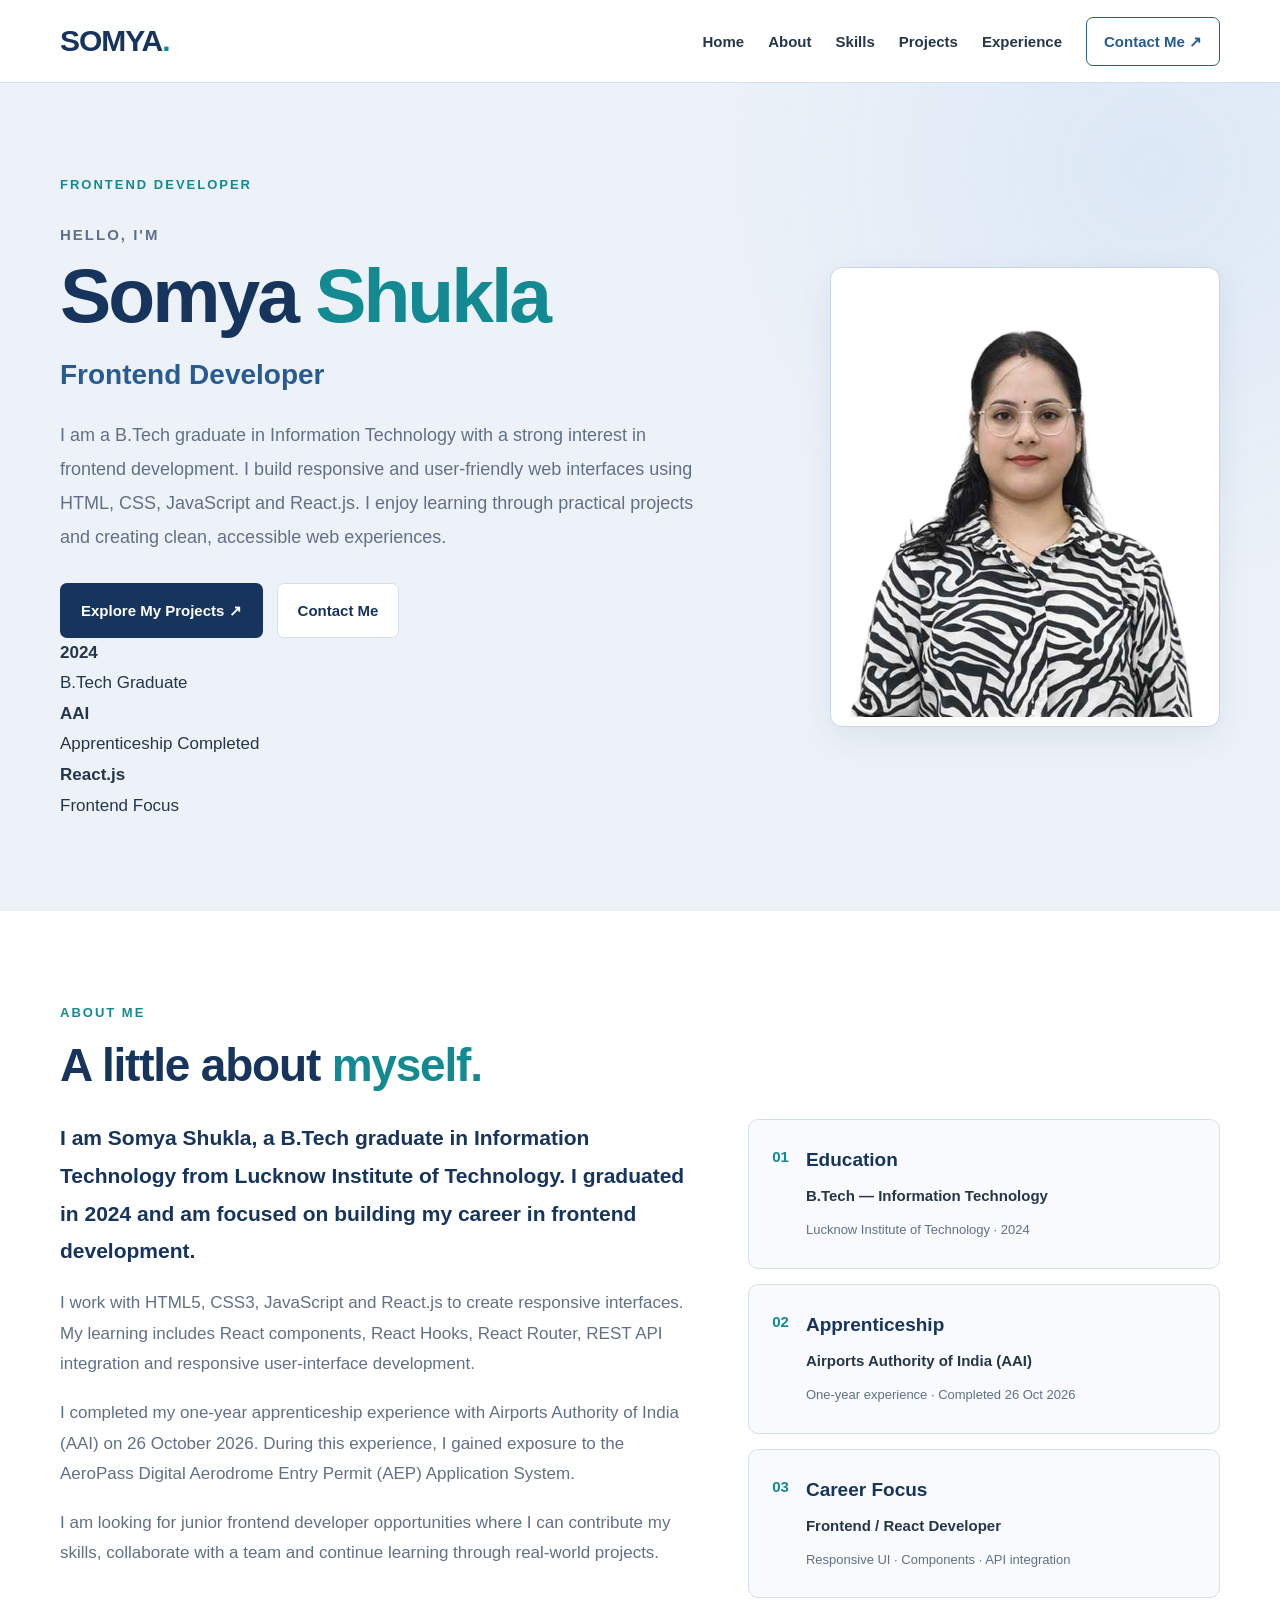
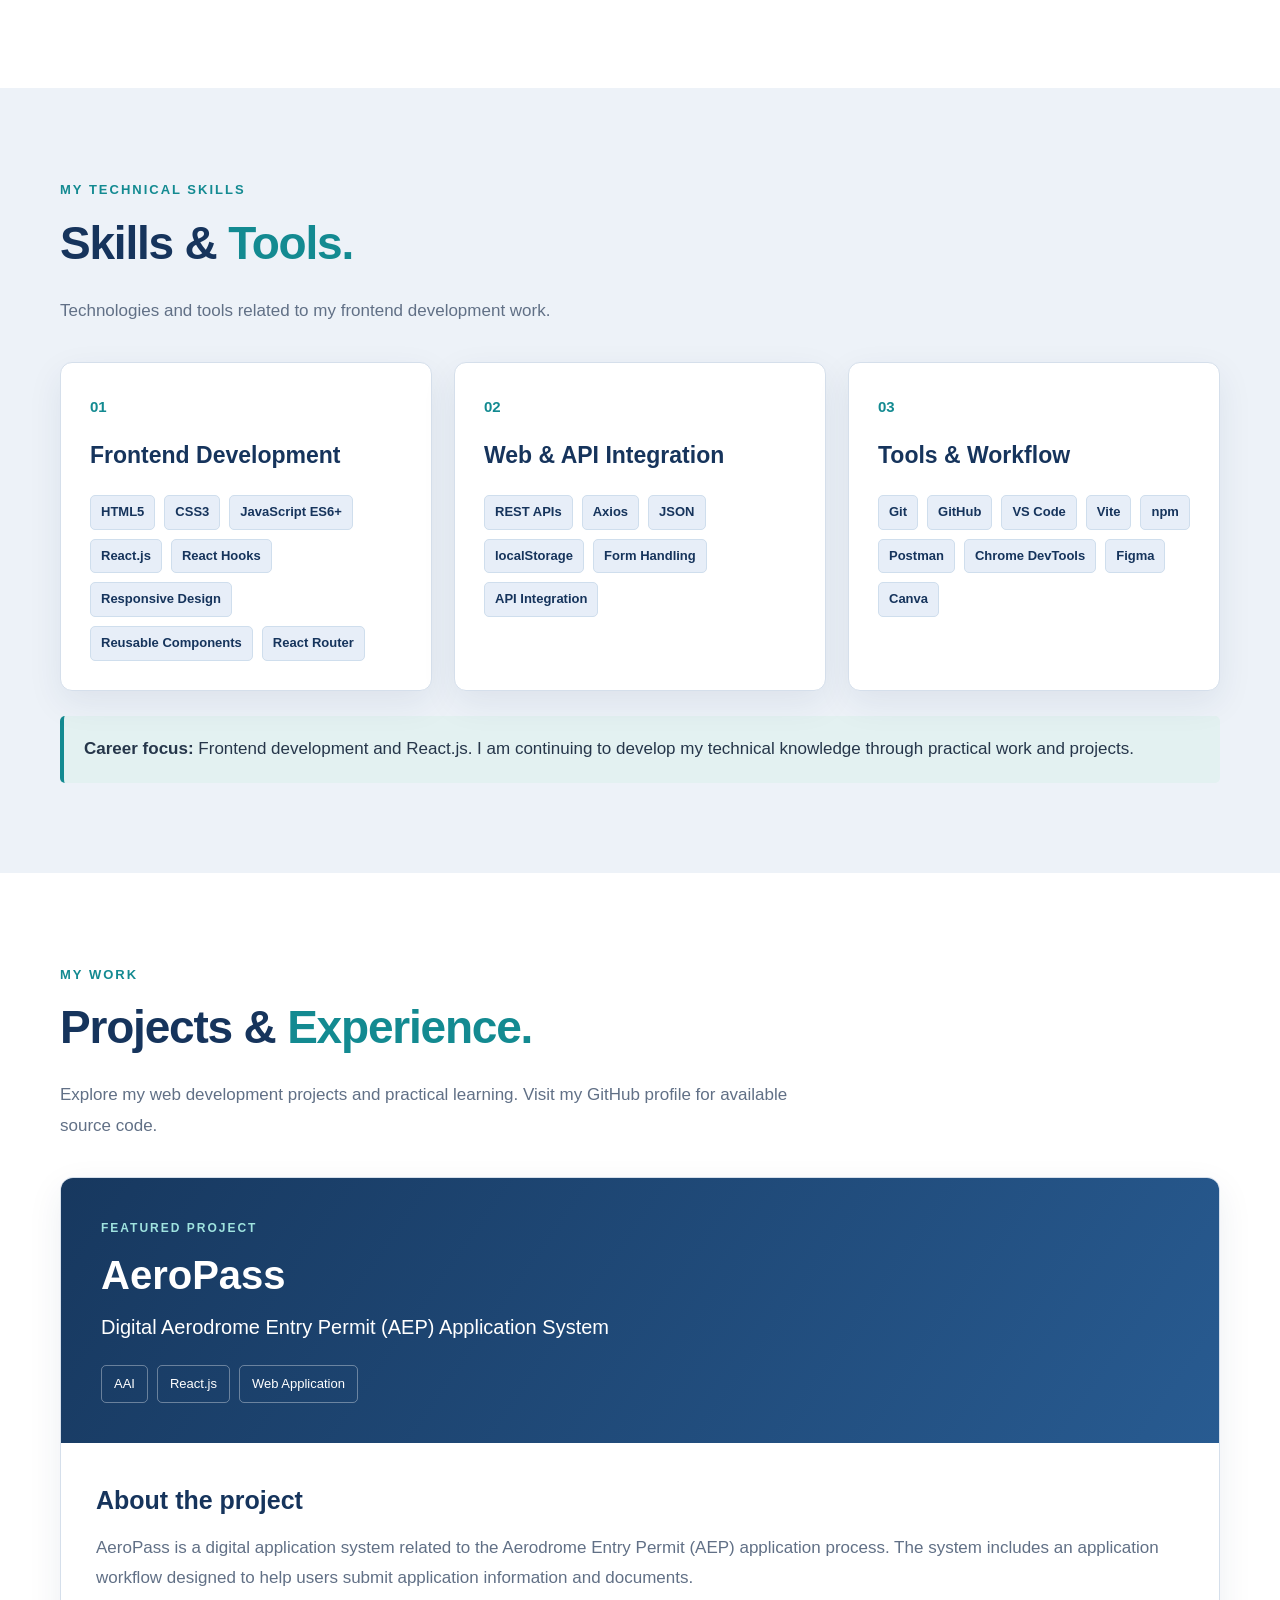
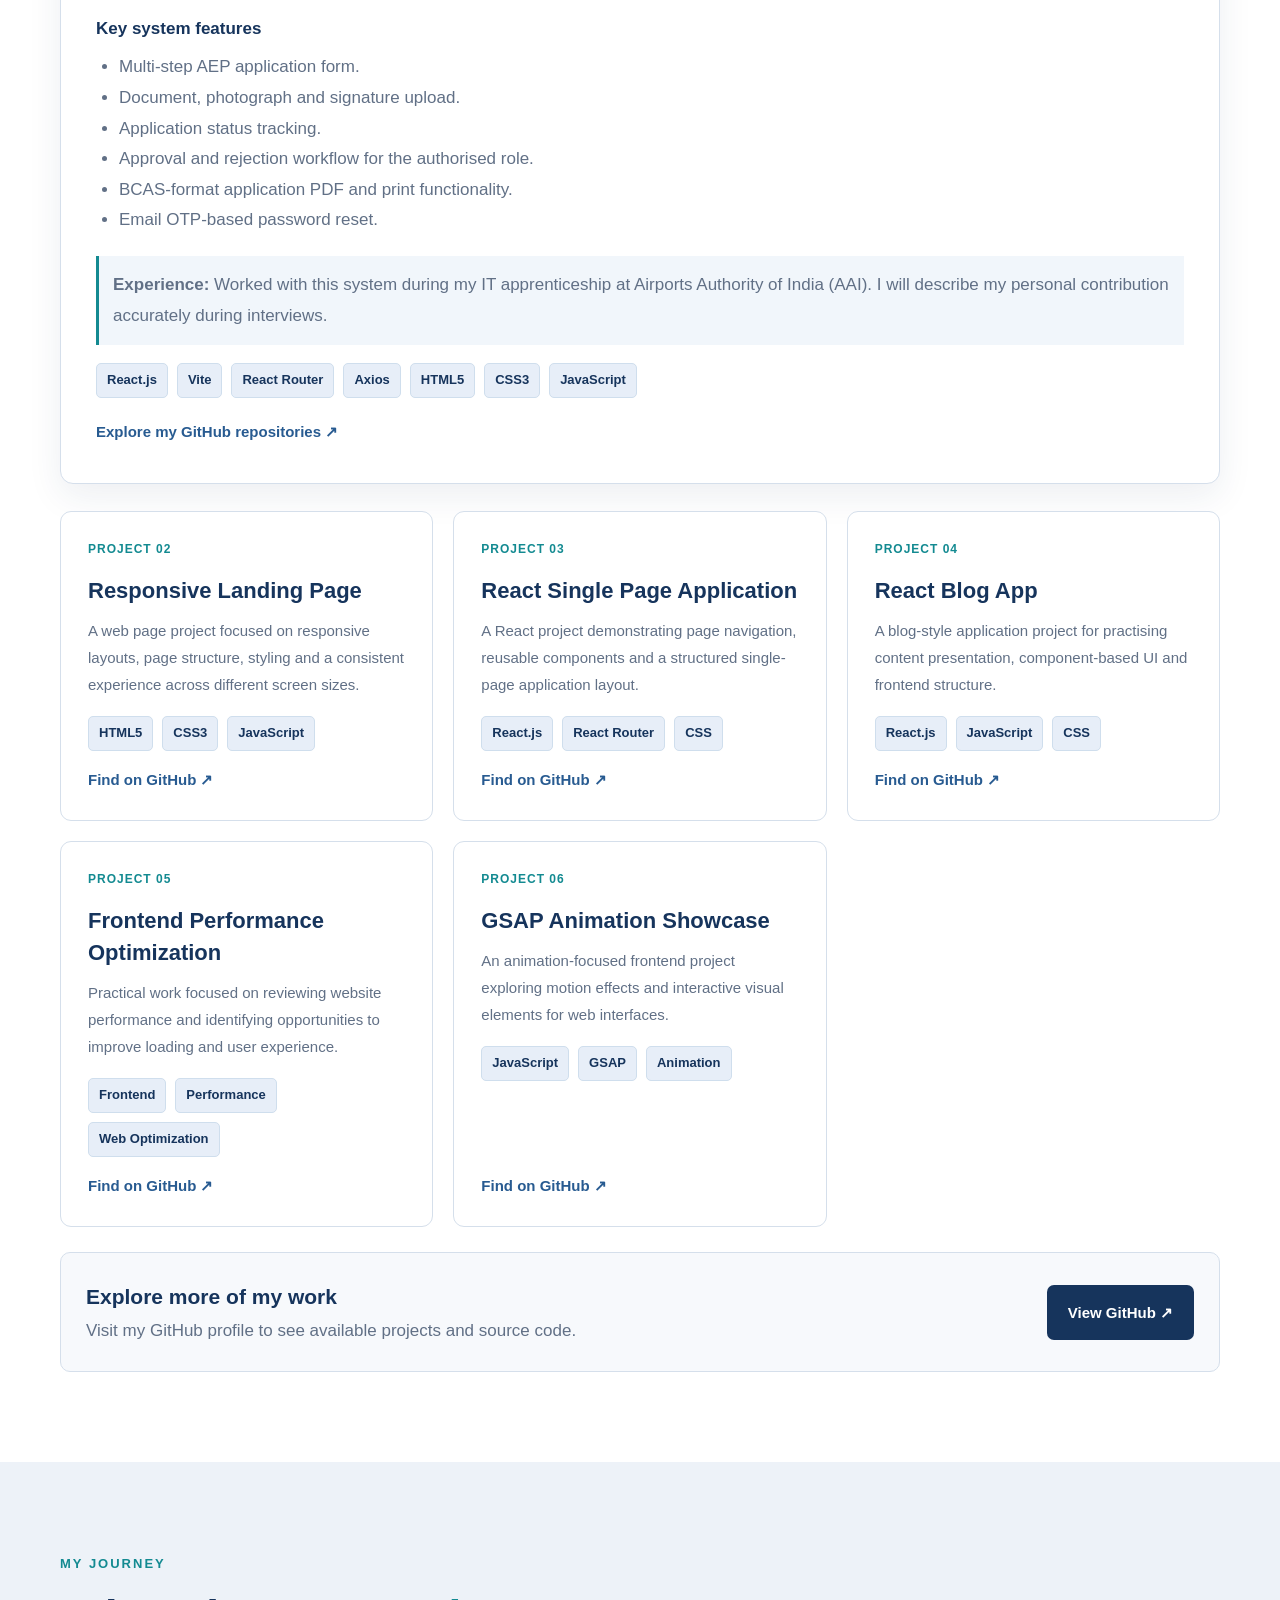
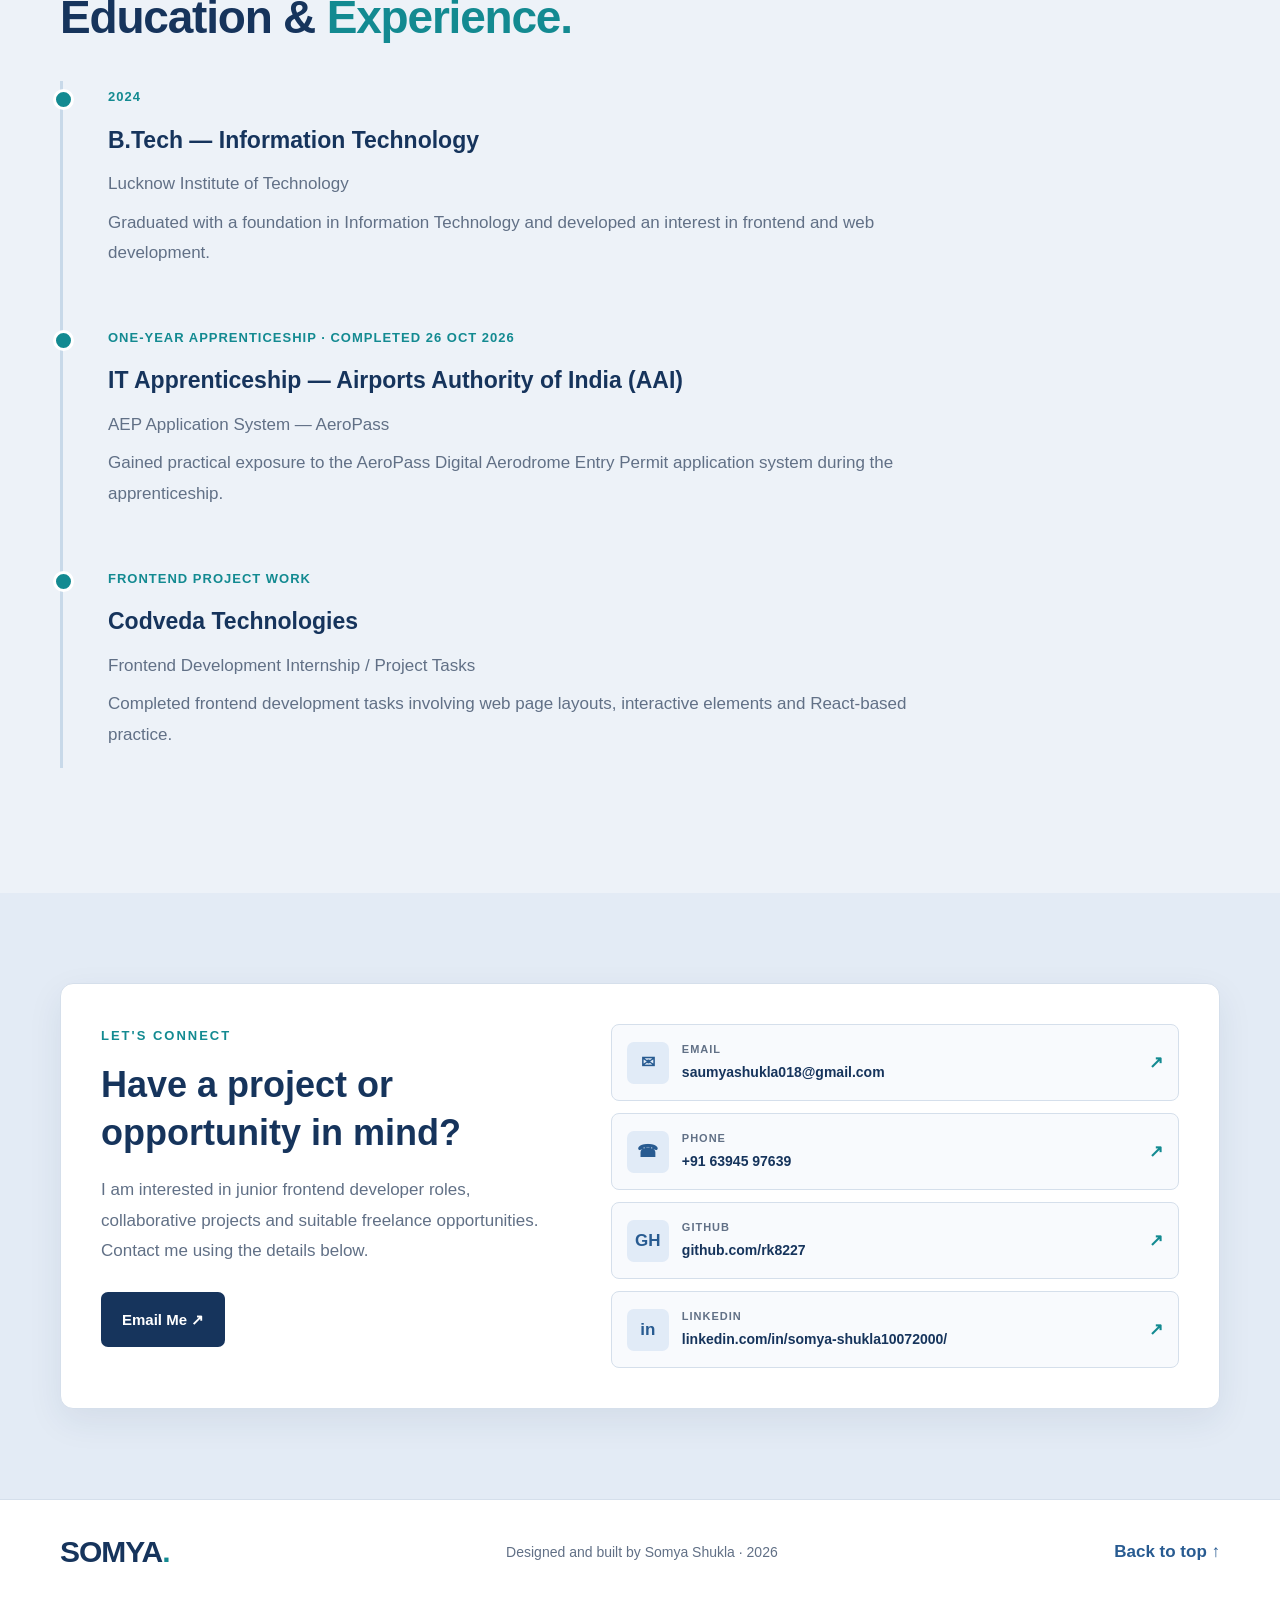
<file: index.html>
<!DOCTYPE html>
<html lang="en">
<head>
  <meta charset="UTF-8">
  <meta name="viewport" content="width=device-width, initial-scale=1.0">

  <meta name="description" content="Somya Shukla - Frontend Developer and B.Tech IT graduate. Explore my skills, projects and experience.">

  <meta name="theme-color" content="#edf2f8">
  <title>Somya Shukla | Frontend Developer</title>

  <link rel="stylesheet" href="style.css">
</head>

<body>

  <!-- NAVIGATION -->
  <header class="header">
    <div class="container nav">
      <a class="logo" href="#home">SOMYA<span>.</span></a>

      <nav>
        <a href="#home">Home</a>
        <a href="#about">About</a>
        <a href="#skills">Skills</a>
        <a href="#projects">Projects</a>
        <a href="#experience">Experience</a>
        <a class="nav-button" href="#contact">Contact Me ↗</a>
      </nav>
    </div>
  </header>

  <main>

    <!-- HOME -->
    <section class="hero section" id="home">
      <div class="container hero-grid">

        <div class="hero-text">
          <p class="eyebrow">FRONTEND DEVELOPER</p>

          <p class="intro">HELLO, I'M</p>

          <h1>Somya <span>Shukla</span></h1>

          <h2>Frontend Developer</h2>

          <p class="description">
            I am a B.Tech graduate in Information Technology with a strong
            interest in frontend development. I build responsive and
            user-friendly web interfaces using HTML, CSS, JavaScript and
            React.js. I enjoy learning through practical projects and
            creating clean, accessible web experiences.
          </p>

          <div class="buttons">
            <a class="button primary" href="#projects">Explore My Projects ↗</a>
            <a class="button secondary" href="#contact">Contact Me</a>
          </div>

          <div class="quick-info">
            <div>
              <strong>2024</strong>
              <span>B.Tech Graduate</span>
            </div>

            <div>
              <strong>AAI</strong>
              <span>Apprenticeship Completed</span>
            </div>

            <div>
              <strong>React.js</strong>
              <span>Frontend Focus</span>
            </div>
          </div>
        </div>

        <div class="hero-photo">
          <img
            src="somya.jpg.png"
            alt="Somya Shukla - Frontend Developer"
          >
        </div>

      </div>
    </section>

    <!-- ABOUT -->
    <section class="section white-section" id="about">
      <div class="container">

        <p class="eyebrow">ABOUT ME</p>
        <h2 class="section-title">A little about <span>myself.</span></h2>

        <div class="about-grid">
          <div>
            <p class="large-text">
              I am Somya Shukla, a B.Tech graduate in Information Technology
              from Lucknow Institute of Technology. I graduated in 2024 and
              am focused on building my career in frontend development.
            </p>

            <p>
              I work with HTML5, CSS3, JavaScript and React.js to create
              responsive interfaces. My learning includes React components,
              React Hooks, React Router, REST API integration and responsive
              user-interface development.
            </p>

            <p>
              I completed my one-year apprenticeship experience with
              Airports Authority of India (AAI) on 26 October 2026.
              During this experience, I gained exposure to the AeroPass
              Digital Aerodrome Entry Permit (AEP) Application System.
            </p>

            <p>
              I am looking for junior frontend developer opportunities where
              I can contribute my skills, collaborate with a team and
              continue learning through real-world projects.
            </p>
          </div>

          <div class="about-cards">
            <article class="info-card">
              <span class="card-number">01</span>
              <div>
                <h3>Education</h3>
                <p>B.Tech — Information Technology</p>
                <small>Lucknow Institute of Technology · 2024</small>
              </div>
            </article>

            <article class="info-card">
              <span class="card-number">02</span>
              <div>
                <h3>Apprenticeship</h3>
                <p>Airports Authority of India (AAI)</p>
                <small>One-year experience · Completed 26 Oct 2026</small>
              </div>
            </article>

            <article class="info-card">
              <span class="card-number">03</span>
              <div>
                <h3>Career Focus</h3>
                <p>Frontend / React Developer</p>
                <small>Responsive UI · Components · API integration</small>
              </div>
            </article>
          </div>
        </div>

      </div>
    </section>

    <!-- SKILLS -->
    <section class="section" id="skills">
      <div class="container">

        <p class="eyebrow">MY TECHNICAL SKILLS</p>
        <h2 class="section-title">Skills &amp; <span>Tools.</span></h2>

        <p class="section-description">
          Technologies and tools related to my frontend development work.
        </p>

        <div class="skills-grid">

          <article class="skill-card">
            <span class="card-number">01</span>
            <h3>Frontend Development</h3>
            <div class="tags">
              <span>HTML5</span>
              <span>CSS3</span>
              <span>JavaScript ES6+</span>
              <span>React.js</span>
              <span>React Hooks</span>
              <span>Responsive Design</span>
              <span>Reusable Components</span>
              <span>React Router</span>
            </div>
          </article>

          <article class="skill-card">
            <span class="card-number">02</span>
            <h3>Web &amp; API Integration</h3>
            <div class="tags">
              <span>REST APIs</span>
              <span>Axios</span>
              <span>JSON</span>
              <span>localStorage</span>
              <span>Form Handling</span>
              <span>API Integration</span>
            </div>
          </article>

          <article class="skill-card">
            <span class="card-number">03</span>
            <h3>Tools &amp; Workflow</h3>
            <div class="tags">
              <span>Git</span>
              <span>GitHub</span>
              <span>VS Code</span>
              <span>Vite</span>
              <span>npm</span>
              <span>Postman</span>
              <span>Chrome DevTools</span>
              <span>Figma</span>
              <span>Canva</span>
            </div>
          </article>

        </div>

        <p class="note">
          <strong>Career focus:</strong>
          Frontend development and React.js. I am continuing to develop
          my technical knowledge through practical work and projects.
        </p>

      </div>
    </section>

    <!-- PROJECTS -->
    <section class="section white-section" id="projects">
      <div class="container">

        <p class="eyebrow">MY WORK</p>
        <h2 class="section-title">Projects &amp; <span>Experience.</span></h2>

        <p class="section-description">
          Explore my web development projects and practical learning.
          Visit my GitHub profile for available source code.
        </p>

        <!-- FEATURED PROJECT -->
        <article class="featured-project">

          <div class="project-banner">
            <p>FEATURED PROJECT</p>
            <h3>AeroPass</h3>
            <h4>Digital Aerodrome Entry Permit (AEP) Application System</h4>

            <div class="project-labels">
              <span>AAI</span>
              <span>React.js</span>
              <span>Web Application</span>
            </div>
          </div>

          <div class="project-content">
            <h3>About the project</h3>

            <p>
              AeroPass is a digital application system related to the
              Aerodrome Entry Permit (AEP) application process. The system
              includes an application workflow designed to help users
              submit application information and documents.
            </p>

            <h4>Key system features</h4>

            <ul>
              <li>Multi-step AEP application form.</li>
              <li>Document, photograph and signature upload.</li>
              <li>Application status tracking.</li>
              <li>Approval and rejection workflow for the authorised role.</li>
              <li>BCAS-format application PDF and print functionality.</li>
              <li>Email OTP-based password reset.</li>
            </ul>

            <p class="project-note">
              <strong>Experience:</strong> Worked with this system during
              my IT apprenticeship at Airports Authority of India (AAI).
              I will describe my personal contribution accurately during
              interviews.
            </p>

            <div class="tags">
              <span>React.js</span>
              <span>Vite</span>
              <span>React Router</span>
              <span>Axios</span>
              <span>HTML5</span>
              <span>CSS3</span>
              <span>JavaScript</span>
            </div>

            <a
              class="text-link"
              href="https://github.com/rk8227?tab=repositories"
              target="_blank"
              rel="noopener noreferrer"
            >Explore my GitHub repositories ↗</a>
          </div>

        </article>

        <!-- OTHER PROJECTS -->
        <div class="projects-grid">

          <article class="project-card">
            <span class="project-number">PROJECT 02</span>
            <h3>Responsive Landing Page</h3>
            <p>
              A web page project focused on responsive layouts, page
              structure, styling and a consistent experience across
              different screen sizes.
            </p>
            <div class="tags">
              <span>HTML5</span>
              <span>CSS3</span>
              <span>JavaScript</span>
            </div>
            <a class="text-link" href="https://github.com/rk8227?tab=repositories"
               target="_blank" rel="noopener noreferrer">Find on GitHub ↗</a>
          </article>

          <article class="project-card">
            <span class="project-number">PROJECT 03</span>
            <h3>React Single Page Application</h3>
            <p>
              A React project demonstrating page navigation, reusable
              components and a structured single-page application layout.
            </p>
            <div class="tags">
              <span>React.js</span>
              <span>React Router</span>
              <span>CSS</span>
            </div>
            <a class="text-link" href="https://github.com/rk8227?tab=repositories"
               target="_blank" rel="noopener noreferrer">Find on GitHub ↗</a>
          </article>

          <article class="project-card">
            <span class="project-number">PROJECT 04</span>
            <h3>React Blog App</h3>
            <p>
              A blog-style application project for practising content
              presentation, component-based UI and frontend structure.
            </p>
            <div class="tags">
              <span>React.js</span>
              <span>JavaScript</span>
              <span>CSS</span>
            </div>
            <a class="text-link" href="https://github.com/rk8227?tab=repositories"
               target="_blank" rel="noopener noreferrer">Find on GitHub ↗</a>
          </article>

          <article class="project-card">
            <span class="project-number">PROJECT 05</span>
            <h3>Frontend Performance Optimization</h3>
            <p>
              Practical work focused on reviewing website performance
              and identifying opportunities to improve loading and
              user experience.
            </p>
            <div class="tags">
              <span>Frontend</span>
              <span>Performance</span>
              <span>Web Optimization</span>
            </div>
            <a class="text-link" href="https://github.com/rk8227?tab=repositories"
               target="_blank" rel="noopener noreferrer">Find on GitHub ↗</a>
          </article>

          <article class="project-card">
            <span class="project-number">PROJECT 06</span>
            <h3>GSAP Animation Showcase</h3>
            <p>
              An animation-focused frontend project exploring motion
              effects and interactive visual elements for web interfaces.
            </p>
            <div class="tags">
              <span>JavaScript</span>
              <span>GSAP</span>
              <span>Animation</span>
            </div>
            <a class="text-link" href="https://github.com/rk8227?tab=repositories"
               target="_blank" rel="noopener noreferrer">Find on GitHub ↗</a>
          </article>

        </div>

        <div class="all-projects">
          <div>
            <h3>Explore more of my work</h3>
            <p>Visit my GitHub profile to see available projects and source code.</p>
          </div>
          <a class="button primary"
             href="https://github.com/rk8227?tab=repositories"
             target="_blank" rel="noopener noreferrer">View GitHub ↗</a>
        </div>

      </div>
    </section>

    <!-- EXPERIENCE -->
    <section class="section" id="experience">
      <div class="container">

        <p class="eyebrow">MY JOURNEY</p>
        <h2 class="section-title">Education &amp; <span>Experience.</span></h2>

        <div class="timeline">

          <article class="timeline-item">
            <span class="timeline-date">2024</span>
            <h3>B.Tech — Information Technology</h3>
            <p>Lucknow Institute of Technology</p>
            <p>
              Graduated with a foundation in Information Technology and
              developed an interest in frontend and web development.
            </p>
          </article>

          <article class="timeline-item">
            <span class="timeline-date">ONE-YEAR APPRENTICESHIP · COMPLETED 26 OCT 2026</span>
            <h3>IT Apprenticeship — Airports Authority of India (AAI)</h3>
            <p>AEP Application System — AeroPass</p>
            <p>
              Gained practical exposure to the AeroPass Digital Aerodrome
              Entry Permit application system during the apprenticeship.
            </p>
          </article>

          <article class="timeline-item">
            <span class="timeline-date">FRONTEND PROJECT WORK</span>
            <h3>Codveda Technologies</h3>
            <p>Frontend Development Internship / Project Tasks</p>
            <p>
              Completed frontend development tasks involving web page
              layouts, interactive elements and React-based practice.
            </p>
          </article>

        </div>
      </div>
    </section>

    <!-- CONTACT -->
    <section class="section contact-section" id="contact">
      <div class="container contact-panel">

        <div class="contact-copy">
          <p class="eyebrow">LET'S CONNECT</p>
          <h2>Have a project or opportunity in mind?</h2>
          <p>
            I am interested in junior frontend developer roles,
            collaborative projects and suitable freelance opportunities.
            Contact me using the details below.
          </p>

          <a class="button primary"
             href="mailto:saumyashukla018@gmail.com">
            Email Me ↗
          </a>
        </div>

        <div class="contact-links">

          <a class="contact-row" href="mailto:saumyashukla018@gmail.com">
            <span class="contact-icon">✉</span>
            <span>
              <small>EMAIL</small>
              <strong>saumyashukla018@gmail.com</strong>
            </span>
            <b>↗</b>
          </a>

          <a class="contact-row" href="tel:+916394597639">
            <span class="contact-icon">☎</span>
            <span>
              <small>PHONE</small>
              <strong>+91 63945 97639</strong>
            </span>
            <b>↗</b>
          </a>

          <a class="contact-row"
             href="https://github.com/rk8227"
             target="_blank" rel="noopener noreferrer">
            <span class="contact-icon">GH</span>
            <span>
              <small>GITHUB</small>
              <strong>github.com/rk8227</strong>
            </span>
            <b>↗</b>
          </a>

          <a class="contact-row"
             href="https://www.linkedin.com/in/somya-shukla10072000/"
             target="_blank" rel="noopener noreferrer">
            <span class="contact-icon">in</span>
            <span>
              <small>LINKEDIN</small>
              <strong>linkedin.com/in/somya-shukla10072000/</strong>
            </span>
            <b>↗</b>
          </a>

        </div>
      </div>
    </section>

  </main>

  <!-- FOOTER -->
  <footer class="footer">
    <div class="container footer-inner">
      <a class="logo" href="#home">SOMYA<span>.</span></a>
      <p>Designed and built by Somya Shukla · 2026</p>
      <a href="#home">Back to top ↑</a>
    </div>
  </footer>

</body>
</html>
</file>
<file: style.css>
/* =====================================
   SOMYA SHUKLA - PROFESSIONAL PORTFOLIO
   Colours: Light Grey, Navy Blue, Teal
===================================== */

:root {
  --background: #edf2f8;
  --white: #ffffff;
  --navy: #16345c;
  --blue: #285b91;
  --teal: #138a91;
  --text: #26364a;
  --muted: #617086;
  --border: #d5dfeb;
  --light-blue: #e7eef8;
  --shadow: 0 12px 35px rgba(24, 52, 88, 0.08);
}

* {
  box-sizing: border-box;
  margin: 0;
  padding: 0;
}

html {
  scroll-behavior: smooth;
  scroll-padding-top: 90px;
}

body {
  background: var(--background);
  color: var(--text);
  font-family: Arial, Helvetica, sans-serif;
  font-size: 17px;
  line-height: 1.8;
}

a {
  color: inherit;
  text-decoration: none;
}

img {
  display: block;
  max-width: 100%;
}

.container {
  width: min(1160px, calc(100% - 48px));
  margin: auto;
}

.section {
  padding: 90px 0;
}

.white-section {
  background: var(--white);
}

/* NAVIGATION */

.header {
  position: sticky;
  top: 0;
  z-index: 100;
  background: rgba(255, 255, 255, 0.97);
  border-bottom: 1px solid var(--border);
}

.nav {
  min-height: 82px;
  display: flex;
  align-items: center;
  justify-content: space-between;
  gap: 25px;
}

.logo {
  color: var(--navy);
  font-size: 30px;
  font-weight: 800;
  letter-spacing: -1px;
}

.logo span {
  color: var(--teal);
}

nav {
  display: flex;
  align-items: center;
  justify-content: flex-end;
  flex-wrap: wrap;
  gap: 24px;
}

nav a {
  color: var(--text);
  font-size: 15px;
  font-weight: 700;
}

nav a:hover {
  color: var(--teal);
}

.nav-button {
  padding: 10px 17px;
  border: 1px solid var(--blue);
  border-radius: 7px;
  color: var(--blue);
}

/* HOME / HERO */

.hero {
  background:
    radial-gradient(
      circle at 90% 10%,
      #dce8f6 0,
      transparent 33%
    ),
    var(--background);
}

.hero-grid {
  display: grid;
  grid-template-columns: 1.25fr 0.75fr;
  align-items: center;
  gap: 75px;
}

.eyebrow {
  margin-bottom: 13px;
  color: var(--teal);
  font-size: 13px;
  font-weight: 800;
  letter-spacing: 2px;
}

.intro {
  margin-top: 25px;
  color: var(--muted);
  font-size: 15px;
  font-weight: 700;
  letter-spacing: 2px;
}

h1 {
  margin: 4px 0 12px;
  color: var(--navy);
  font-size: clamp(52px, 6vw, 78px);
  line-height: 1.12;
  letter-spacing: -3px;
}

h1 span,
.section-title span {
  color: var(--teal);
}

.hero-text h2 {
  margin-bottom: 17px;
  color: var(--blue);
  font-size: 28px;
}

.description {
  max-width: 650px;
  color: var(--muted);
  font-size: 18px;
  line-height: 1.9;
}

.buttons {
  display: flex;
  flex-wrap: wrap;
  gap: 14px;
  margin-top: 28px;
}

.button {
  display: inline-flex;
  align-items: center;
  justify-content: center;
  padding: 13px 20px;
  border: 1px solid transparent;
  border-radius: 7px;
  font-size: 15px;
  font-weight: 700;
  transition: 0.2s ease;
}

.button:hover {
  transform: translateY(-2px);
}

.primary {
  background: var(--navy);
  color: white;
}

.primary:hover {
  background: var(--blue);
}

.secondary {
  border-color: var(--border);
  background: white;
  color: var(--navy);
}

.hero-meta {
  display: flex;
  flex-wrap: wrap;
  gap: 25px;
  margin-top: 38px;
  padding-top: 23px;
  border-top: 1px solid var(--border);
}

.hero-meta div,
.quick-info div {
  display: flex;
  flex-direction: column;
}

.hero-meta strong {
  color: var(--navy);
  font-size: 21px;
}

.hero-meta span {
  color: var(--muted);
  font-size: 13px;
}

/* SIMPLE SQUARE PHOTO */

.hero-photo {
  width: 100%;
  max-width: 390px;
  justify-self: end;
  padding: 9px;
  border: 1px solid #c6d5e7;
  border-radius: 12px;
  background: white;
  box-shadow: var(--shadow);
}

.profile-photo,
.hero-photo img {
  width: 100%;
  height: 440px;
  object-fit: cover;
  object-position: center top;
  border-radius: 6px;
}

/* SECTION HEADINGS */

.section-title {
  margin-bottom: 24px;
  color: var(--navy);
  font-size: clamp(34px, 4vw, 46px);
  line-height: 1.25;
  letter-spacing: -1.2px;
}

.section-description {
  max-width: 750px;
  margin-bottom: 35px;
  color: var(--muted);
}

/* ABOUT */

.about-grid {
  display: grid;
  grid-template-columns: 1.15fr 0.85fr;
  gap: 50px;
  align-items: start;
}

.about-grid p {
  margin-bottom: 18px;
  color: var(--muted);
}

.about-grid .large-text {
  color: var(--navy);
  font-size: 21px;
  font-weight: 600;
  line-height: 1.8;
}

.about-cards {
  display: grid;
  gap: 15px;
}

.info-card {
  display: flex;
  gap: 17px;
  padding: 23px;
  border: 1px solid var(--border);
  border-radius: 10px;
  background: #f8fafd;
}

.card-number {
  flex-shrink: 0;
  color: var(--teal);
  font-size: 15px;
  font-weight: 800;
}

.info-card h3 {
  margin-bottom: 5px;
  color: var(--navy);
  font-size: 19px;
}

.info-card p {
  margin-bottom: 5px;
  color: var(--text);
  font-size: 15px;
  font-weight: 700;
}

.info-card small {
  color: var(--muted);
  font-size: 13px;
}

/* SKILLS */

.skills-grid {
  display: grid;
  grid-template-columns: repeat(3, 1fr);
  gap: 22px;
}

.skill-card {
  padding: 29px;
  border: 1px solid var(--border);
  border-radius: 12px;
  background: white;
  box-shadow: var(--shadow);
}

.skill-card h3 {
  margin: 13px 0;
  color: var(--navy);
  font-size: 23px;
}

.tags {
  display: flex;
  flex-wrap: wrap;
  gap: 9px;
  margin-top: 18px;
}

.tags span {
  padding: 6px 10px;
  border: 1px solid #cfdeed;
  border-radius: 5px;
  background: var(--light-blue);
  color: var(--navy);
  font-size: 13px;
  font-weight: 700;
  line-height: 1.6;
}

.note {
  margin-top: 25px;
  padding: 18px 20px;
  border-left: 4px solid var(--teal);
  border-radius: 5px;
  background: #e3f1f1;
  color: var(--text);
}

/* FEATURED PROJECT */

.featured-project {
  overflow: hidden;
  margin-bottom: 27px;
  border: 1px solid var(--border);
  border-radius: 13px;
  background: white;
  box-shadow: var(--shadow);
}

.project-banner {
  padding: 40px;
  background: linear-gradient(125deg, #17385f, #285b91);
  color: white;
}

.project-banner > p {
  margin-bottom: 10px;
  color: #9fe3df;
  font-size: 12px;
  font-weight: 800;
  letter-spacing: 2px;
}

.project-banner h3 {
  font-size: 40px;
  line-height: 1.3;
}

.project-banner h4 {
  margin-top: 8px;
  font-size: 20px;
  font-weight: 500;
}

.project-labels {
  display: flex;
  flex-wrap: wrap;
  gap: 9px;
  margin-top: 20px;
}

.project-labels span {
  padding: 6px 12px;
  border: 1px solid rgba(255, 255, 255, 0.35);
  border-radius: 5px;
  font-size: 13px;
}

.project-content {
  padding: 35px;
}

.project-content h3 {
  margin-bottom: 10px;
  color: var(--navy);
  font-size: 25px;
}

.project-content h4 {
  margin: 20px 0 8px;
  color: var(--navy);
}

.project-content p,
.project-content li {
  color: var(--muted);
}

.project-content ul {
  padding-left: 23px;
}

.project-note {
  margin-top: 20px;
  padding: 14px;
  border-left: 3px solid var(--teal);
  background: #f1f6fb;
}

.text-link {
  display: inline-block;
  margin-top: 20px;
  color: var(--blue);
  font-size: 15px;
  font-weight: 800;
}

.text-link:hover {
  color: var(--teal);
  text-decoration: underline;
}

/* PROJECT CARDS */

.projects-grid {
  display: grid;
  grid-template-columns: repeat(3, 1fr);
  gap: 20px;
}

.project-card {
  display: flex;
  flex-direction: column;
  align-items: flex-start;
  padding: 27px;
  border: 1px solid var(--border);
  border-radius: 11px;
  background: white;
  transition: 0.2s ease;
}

.project-card:hover {
  transform: translateY(-4px);
  box-shadow: var(--shadow);
}

.project-number {
  color: var(--teal);
  font-size: 12px;
  font-weight: 800;
  letter-spacing: 1px;
}

.project-card h3 {
  margin: 15px 0 10px;
  color: var(--navy);
  font-size: 22px;
  line-height: 1.45;
}

.project-card p {
  color: var(--muted);
  font-size: 15px;
}

.project-card .text-link {
  margin-top: auto;
  padding-top: 15px;
}

.all-projects {
  display: flex;
  align-items: center;
  justify-content: space-between;
  gap: 20px;
  margin-top: 25px;
  padding: 25px;
  border: 1px solid var(--border);
  border-radius: 10px;
  background: #f7f9fc;
}

.all-projects h3 {
  color: var(--navy);
  font-size: 21px;
}

.all-projects p {
  color: var(--muted);
}

/* EXPERIENCE */

.timeline {
  max-width: 850px;
  margin-top: 35px;
  padding-left: 27px;
  border-left: 3px solid #c8d9e9;
}

.timeline-item {
  position: relative;
  margin-bottom: 35px;
  padding: 0 0 10px 18px;
}

.timeline-item::before {
  position: absolute;
  top: 8px;
  left: -37px;
  width: 15px;
  height: 15px;
  border: 3px solid white;
  border-radius: 50%;
  background: var(--teal);
  content: "";
}

.timeline-date {
  color: var(--teal);
  font-size: 13px;
  font-weight: 800;
  letter-spacing: 1px;
}

.timeline-item h3 {
  margin: 8px 0;
  color: var(--navy);
  font-size: 23px;
}

.timeline-item p {
  margin-bottom: 8px;
  color: var(--muted);
}

/* CONTACT */

.contact-section {
  background: #e3ebf5;
}

.contact-panel {
  display: grid;
  grid-template-columns: 0.9fr 1.1fr;
  gap: 45px;
  padding: 40px;
  border: 1px solid var(--border);
  border-radius: 13px;
  background: white;
  box-shadow: var(--shadow);
}

.contact-copy h2 {
  margin-bottom: 17px;
  color: var(--navy);
  font-size: 36px;
  line-height: 1.35;
}

.contact-copy p:not(.eyebrow) {
  margin-bottom: 25px;
  color: var(--muted);
}

.contact-links {
  display: grid;
  gap: 12px;
}

.contact-row {
  display: flex;
  align-items: center;
  gap: 13px;
  min-width: 0;
  padding: 15px;
  border: 1px solid var(--border);
  border-radius: 8px;
  background: #f8fafd;
}

.contact-row:hover {
  border-color: var(--teal);
}

.contact-icon {
  display: grid;
  flex: 0 0 42px;
  width: 42px;
  height: 42px;
  place-items: center;
  border-radius: 7px;
  background: #e1ebf7;
  color: var(--blue);
  font-weight: 800;
}

.contact-row > span:nth-child(2) {
  min-width: 0;
  flex: 1;
}

.contact-row small {
  display: block;
  color: var(--muted);
  font-size: 11px;
  font-weight: 800;
  letter-spacing: 1px;
}

.contact-row strong {
  display: block;
  overflow-wrap: anywhere;
  color: var(--navy);
  font-size: 14px;
}

.contact-row > b {
  color: var(--teal);
}

/* FOOTER */

.footer {
  padding: 25px 0;
  border-top: 1px solid var(--border);
  background: white;
}

.footer-inner {
  display: flex;
  align-items: center;
  justify-content: space-between;
  gap: 18px;
}

.footer-inner p {
  color: var(--muted);
  font-size: 14px;
}

.footer-inner > a:last-child {
  color: var(--blue);
  font-weight: 700;
}

/* TABLETS */

@media (max-width: 950px) {
  .nav {
    align-items: flex-start;
    flex-direction: column;
    justify-content: center;
    padding: 15px 0;
  }

  nav {
    justify-content: flex-start;
    gap: 15px;
  }

  .hero-grid {
    grid-template-columns: 1fr 0.8fr;
    gap: 30px;
  }

  .hero-meta {
    gap: 15px;
  }

  .about-grid {
    grid-template-columns: 1fr;
  }

  .skills-grid,
  .projects-grid {
    grid-template-columns: repeat(2, 1fr);
  }

  .contact-panel {
    grid-template-columns: 1fr;
  }
}

/* MOBILE */

@media (max-width: 650px) {
  body {
    font-size: 16px;
  }

  .container {
    width: calc(100% - 32px);
  }

  .section {
    padding: 60px 0;
  }

  .nav {
    gap: 12px;
  }

  nav {
    gap: 12px 17px;
  }

  nav a {
    font-size: 13px;
  }

  .hero-grid {
    grid-template-columns: 1fr;
    gap: 35px;
  }

  h1 {
    font-size: 55px;
    letter-spacing: -2px;
  }

  .hero-text h2 {
    font-size: 24px;
  }

  .description {
    font-size: 17px;
  }

  .hero-photo {
    width: min(100%, 330px);
    justify-self: center;
  }

  .profile-photo,
  .hero-photo img {
    height: 380px;
  }

  .hero-meta {
    display: grid;
    grid-template-columns: 1fr;
  }

  .section-title {
    font-size: 35px;
  }

  .skills-grid,
  .projects-grid {
    grid-template-columns: 1fr;
  }

  .skill-card,
  .project-card {
    padding: 23px;
  }

  .project-banner {
    padding: 27px;
  }

  .project-banner h3 {
    font-size: 34px;
  }

  .project-banner h4 {
    font-size: 18px;
  }

  .project-content {
    padding: 23px;
  }

  .all-projects {
    align-items: flex-start;
    flex-direction: column;
  }

  .contact-panel {
    padding: 23px 16px;
    gap: 25px;
  }

  .contact-copy h2 {
    font-size: 31px;
  }

  .contact-row {
    padding: 11px;
  }

  .contact-row strong {
    font-size: 12px;
  }

  .footer-inner {
    align-items: flex-start;
    flex-direction: column;
  }
}

@media (prefers-reduced-motion: reduce) {
  html {
    scroll-behavior: auto;
  }

  *,
  *::before,
  *::after {
    transition: none !important;
  }
}
</file>
